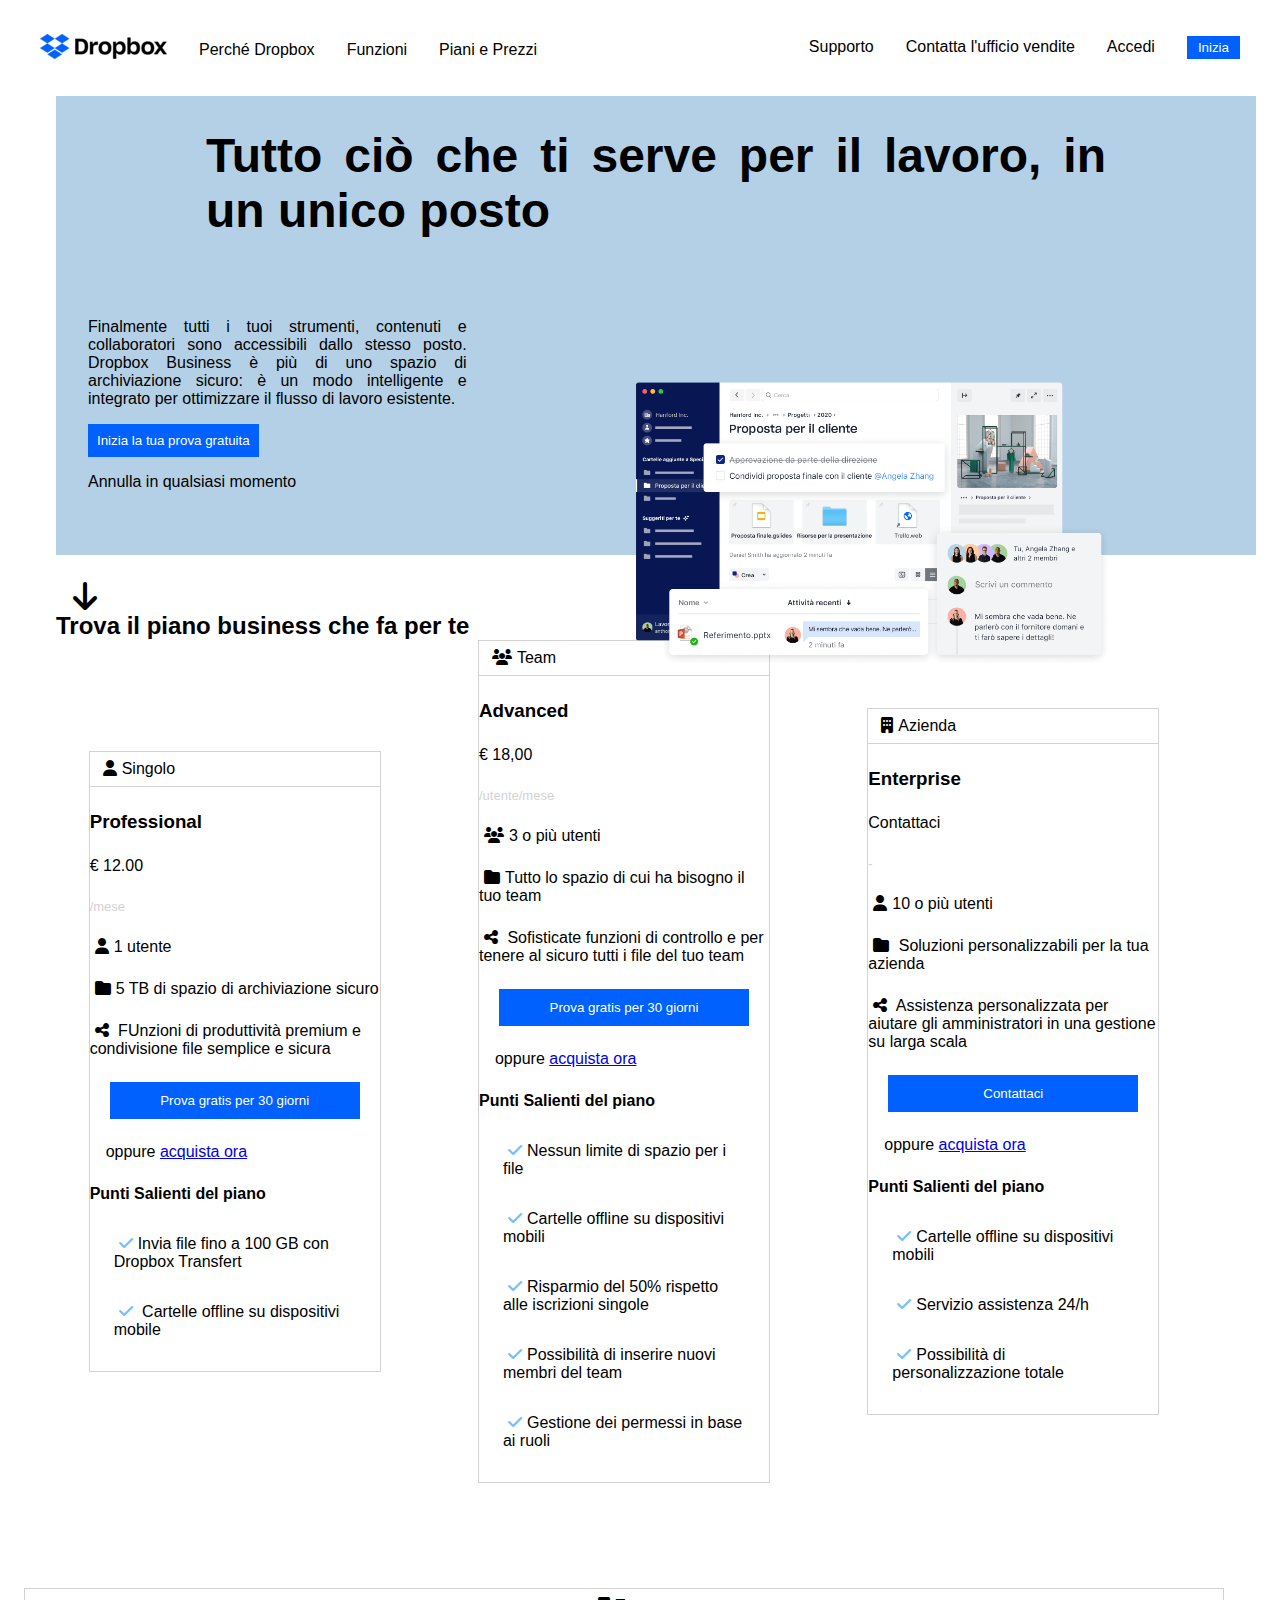
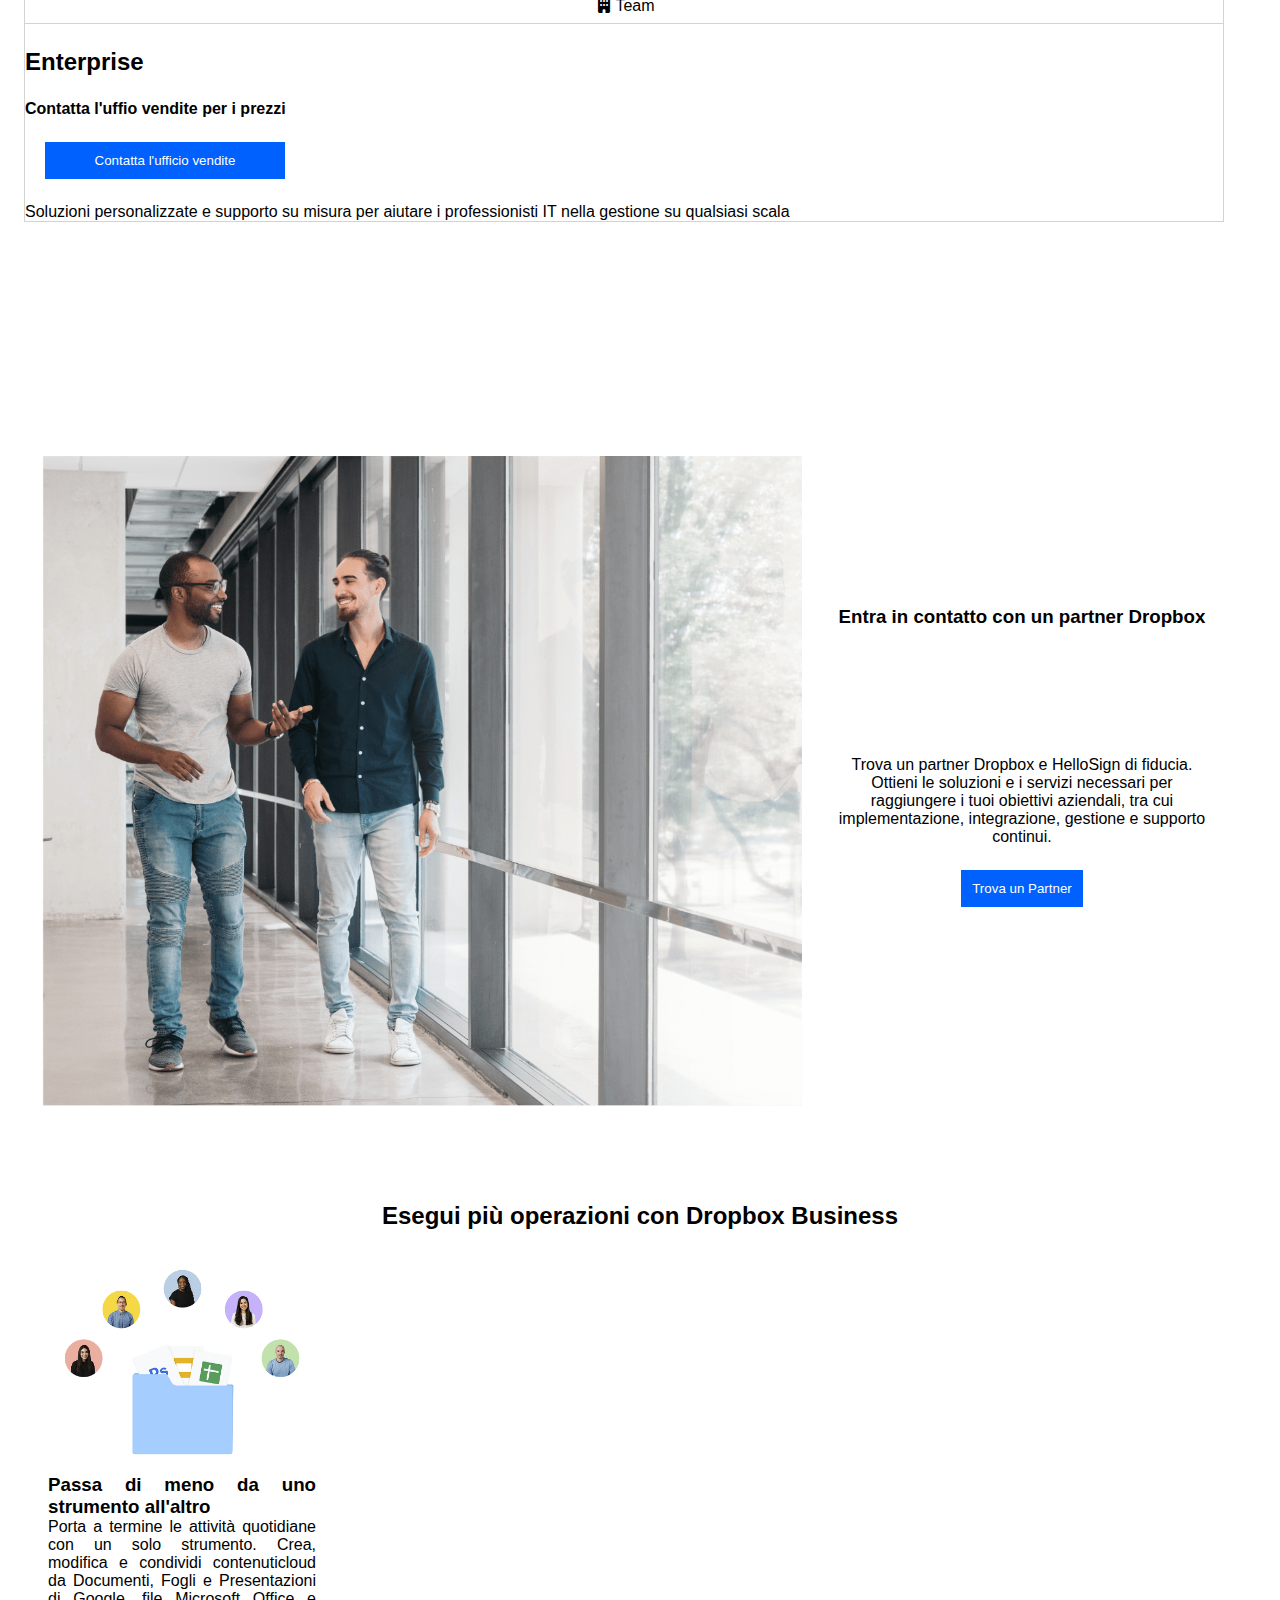
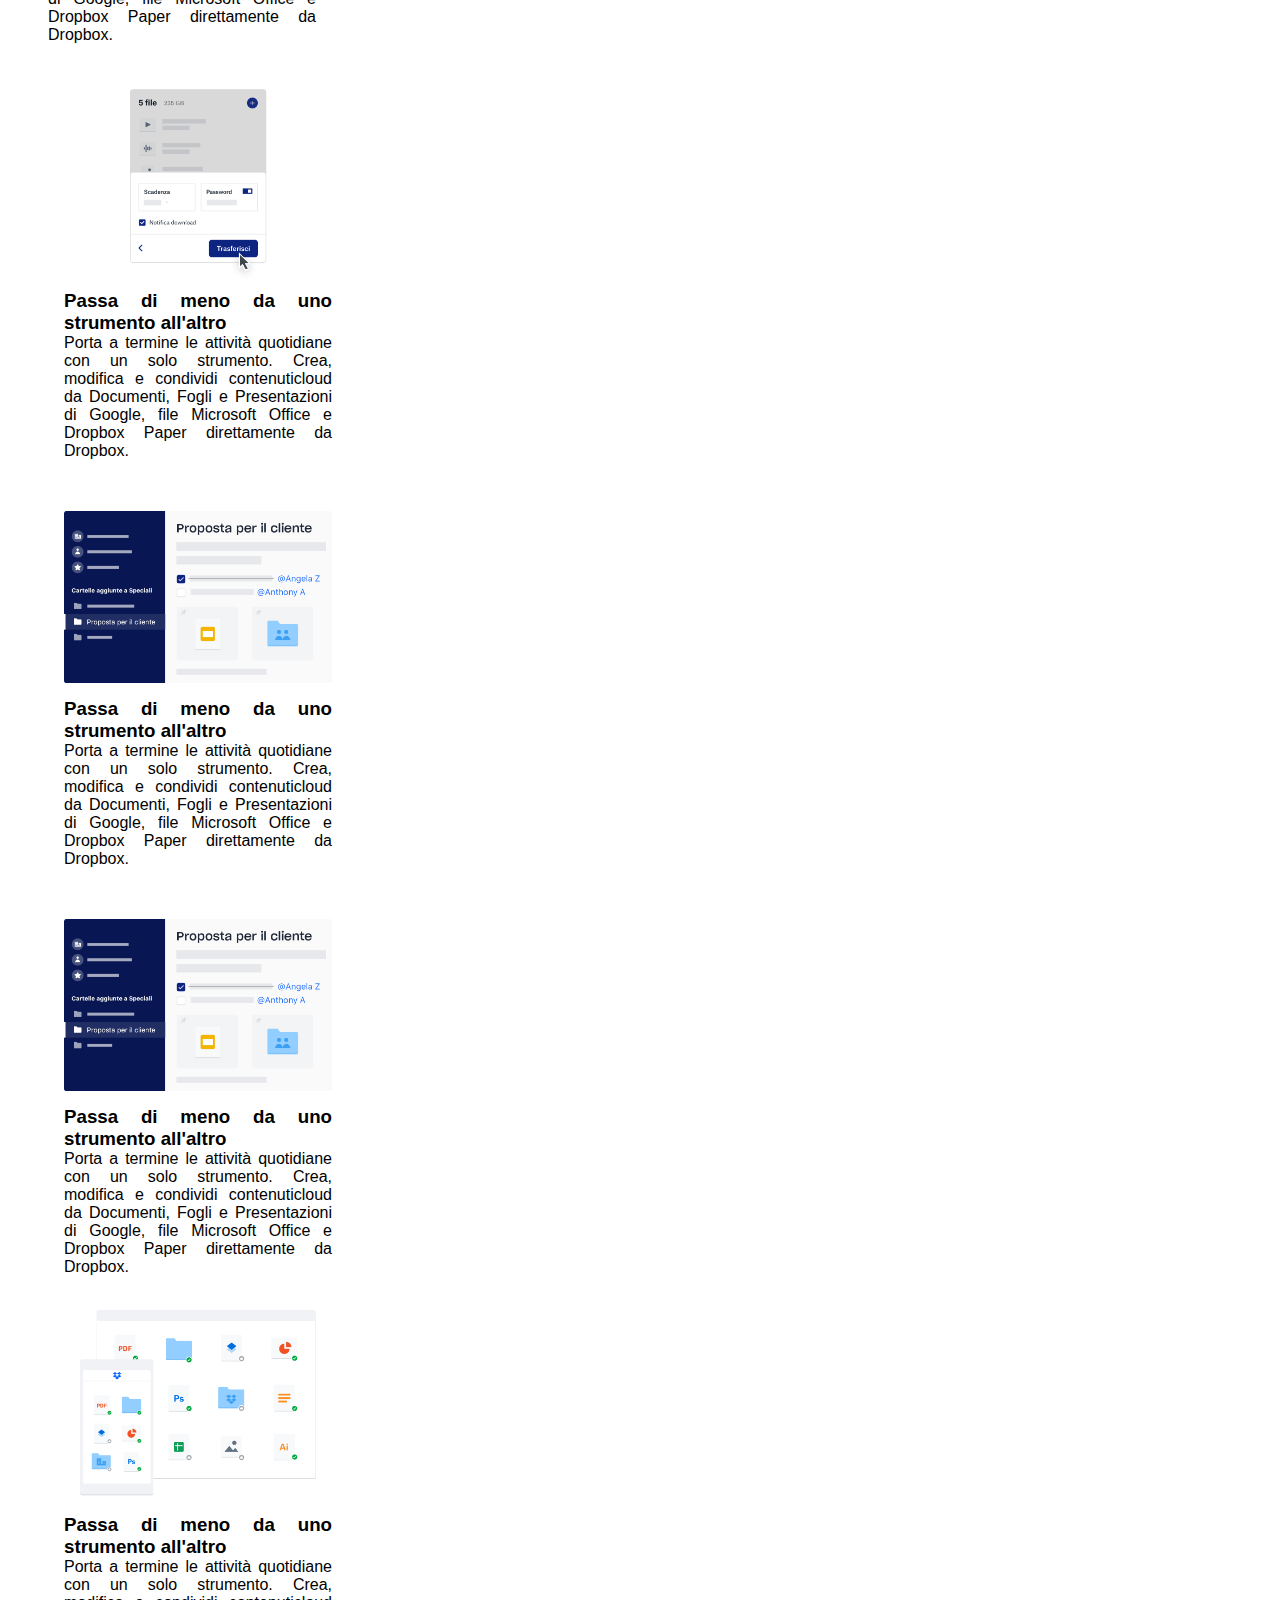
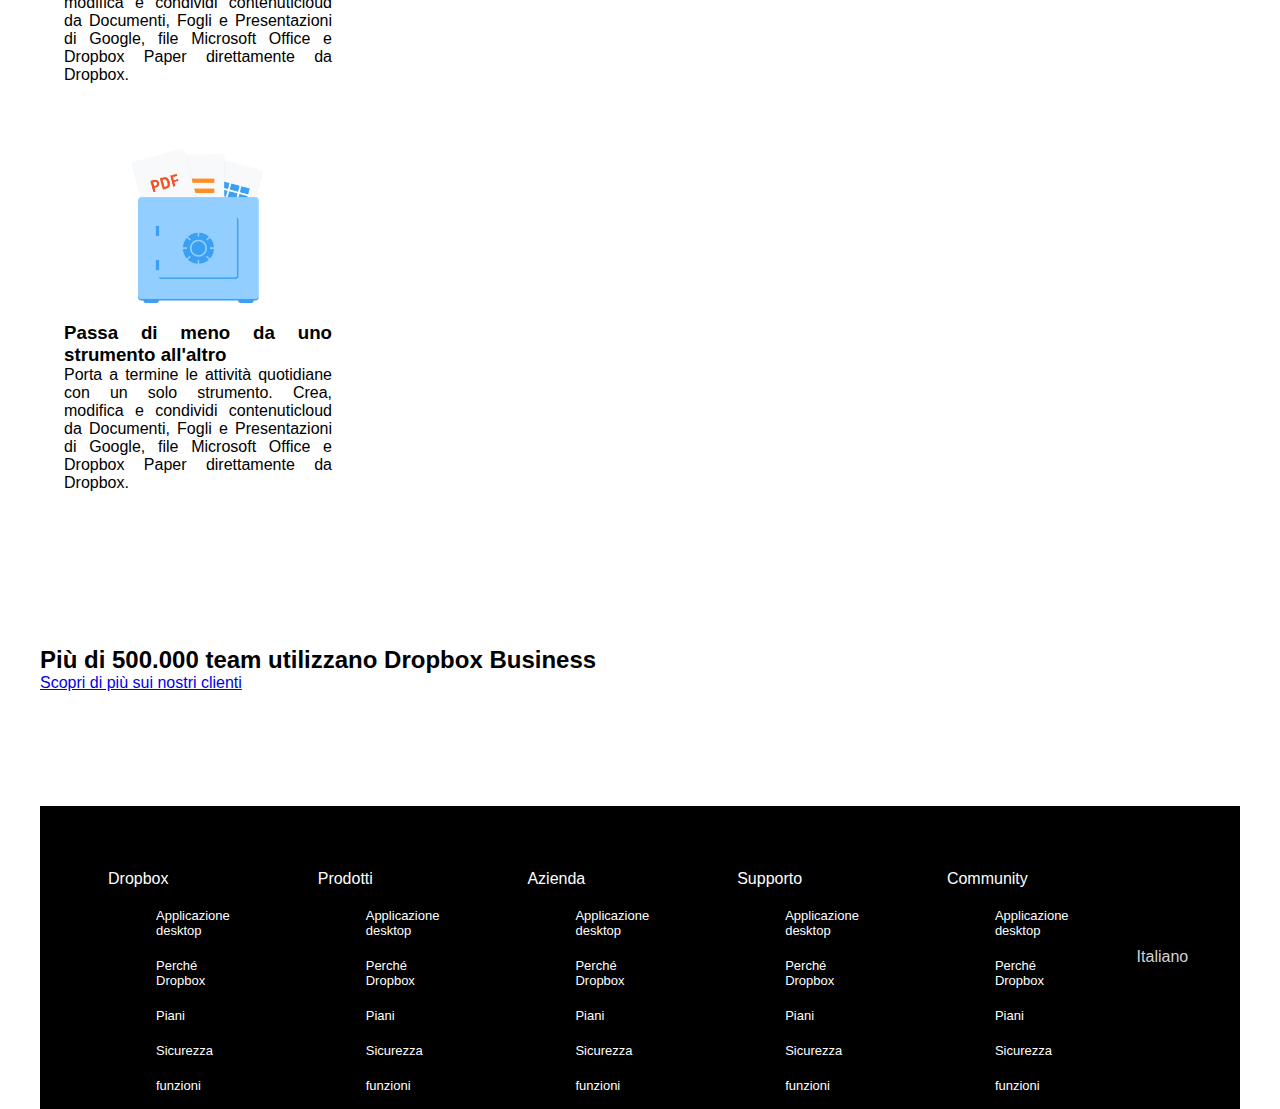
<file: index.html>
<!DOCTYPE html>
<html lang="en">
<head>
    <meta charset="UTF-8">
    <meta name="viewport" content="width=device-width, initial-scale=1.0">
    <meta name="author" content="Adriano Rotondo">
    <link rel="stylesheet" href="https://cdnjs.cloudflare.com/ajax/libs/font-awesome/6.7.2/css/all.min.css">
    <link rel="stylesheet" href="./css/style.css">

    <title>Esercitazione Dropbox</title>
</head>
<body class="debug">
    <!-- HEADER -->
    <header>
        <!-- Navbar -->
        <nav class="navbar d-flex container">                         
                <ul class="menu-left d-flex"> 
                    <div class="logo">
                        <img class="nav-logo" src="./img/logo-small.png" alt="dropbox-logo">
                    </div>
                    <li>Perché Dropbox</li>
                    <li>Funzioni</li>
                    <li>Piani e Prezzi</li>
                </ul>
                <ul class="menu-right d-flex">
                    <li>Supporto</li>
                    <li>Contatta l'ufficio vendite</li>
                    <li> 
                        <a href="x">Accedi</a>
                    </li>
                    <li>
                        <button class="start-btn"> <a href="x"> Inizia </a> </button>
                    </li>
                </ul>                
        </nav>
    </header>
    <!-- JUMBOTRON -->
<main class="container">
    <section class="container">
        <div class="jumbotron container">
            <h1 class="container"> Tutto ciò che ti serve per il lavoro, in un unico posto</h1>                    
            <div class="row">
                <div class="col-4">
                    <div class="card d-flex">
                        <div class="jumbo-text container"> Finalmente tutti i tuoi strumenti, contenuti e collaboratori
                             sono accessibili dallo stesso posto. Dropbox Business è più di uno spazio di archiviazione
                             sicuro: è un modo intelligente e integrato per ottimizzare il flusso di lavoro esistente.
                             <p><button class="free-trial"><a href="x">Inizia la tua prova gratuita</a></button></p>
                             <p>Annulla in qualsiasi momento </p>
                            </div>
                            <span class="downarrow container"><i class="fa-solid fa-arrow-down"></i></span> 
                     </div>
                </div>
                <div class="col-8">
                    <div class="card d-flex">
                           <div class="jumbo-image container"> <img class="jumbo-image" src="./img/jumbo.png" alt="dropbox-jumbo"></div> 
                    </div>
                </div>
             </div>
        </div>
    </section>
        <!-- Piani    -->
        <section class="business-plan container"> 
            <h2>Trova il piano business che fa per te</h2> 
            <!-- <div class="RADAR-BUTTON"></div>   VEDI COME FARLO -->
            <div class="container">
                <div class="row container container">
                    <div class="col-3 container business-border">                     
                        <div class="card professional container ">
                            <div class="client-size container business-border"><i class="fa-solid fa-user"></i>Singolo</div>
                            <h3 class="plan">Professional</h3>
                            <p class="price">€ 12.00</p>
                            <p class="time-period">/mese</p>
                            <div class="user-number"><i class="fa-solid fa-user"></i>1 utente</div>
                            <div class="archive-space"><i class="fa-solid fa-folder"></i>5 TB di spazio di archiviazione sicuro</div>
                            <div class="share"><i class="fa-solid fa-share-nodes"></i> FUnzioni di produttività premium e condivisione file semplice e sicura</div>
                            <button class="trial"> Prova gratis per 30 giorni</button>
                            <p class="link-buy-now">oppure <a href="x">acquista ora</a></p>
                            <div class="plan-details">
                                <ul class="details"> <b class="ul-head">Punti Salienti del piano</b>
                                    <li class="specifics"><i class="fa-solid fa-check" style="color: #74C0FC;"></i>Invia file fino a 100 GB con Dropbox Transfert</li>
                                    <li class="specifics"><i class="fa-solid fa-check" style="color: #74C0FC;"></i> Cartelle offline su dispositivi mobile</li>
                                </ul>                           
                        </div>     
                    </div>             
                    </div>
                    <div class="col-3 container business-border">
                         <div class="card advanced container">
                            <div class="client-size container business-border"><i class="fa-solid fa-users"></i>Team</div>
                            <h3 class="plan">Advanced</h3>
                            <p class="price">€ 18,00</p>
                            <p class="time-period">/utente/mese</p>
                            <div class="user-number"><i class="fa-solid fa-users"></i>3 o più utenti</div>
                            <div class="archive-space"><i class="fa-solid fa-folder"></i>Tutto lo spazio di cui ha bisogno il tuo team </div>
                            <div class="share"><i class="fa-solid fa-share-nodes"></i> Sofisticate funzioni di controllo e per tenere al sicuro tutti i file del tuo team</div>
                            <button class="trial"> Prova gratis per 30 giorni </button>
                            <p class="link-buy-now">oppure <a href="x">acquista ora</a></p>
                            <div class="plan-details">
                                <ul class="details"> <b class="ul-head">Punti Salienti del piano</b>
                                    <li class="specifics"><i class="fa-solid fa-check" style="color: #74C0FC;"></i>Nessun limite di spazio per i file</li>
                                    <li class="specifics"><i class="fa-solid fa-check" style="color: #74C0FC;"></i>Cartelle offline su dispositivi mobili</li>
                                    <li class="specifics"><i class="fa-solid fa-check" style="color: #74C0FC;"></i>Risparmio del 50% rispetto alle iscrizioni singole</li>
                                    <li class="specifics"><i class="fa-solid fa-check" style="color: #74C0FC;"></i>Possibilità di inserire nuovi membri del team</li>
                                    <li class="specifics"><i class="fa-solid fa-check" style="color: #74C0FC;"></i>Gestione dei permessi in base ai ruoli</li>
                                </ul>
                            </div> 

                        </div>
                    </div>
                    <div class="col-3 container business-border">
                        <div class="card enterprise container">
                            <div class="client-size container business-border"><i class="fa-solid fa-building"></i>Azienda</div>
                            <h3 class="plan">Enterprise</h3>
                            <p class="price">Contattaci</p>
                            <p class="time-period">-</p>
                            <div class="user-number"><i class="fa-solid fa-user"></i>10 o più utenti</div>
                            <div class="archive-space"><i class="fa-solid fa-folder"></i> Soluzioni personalizzabili per la tua azienda</div>
                            <div class="share"><i class="fa-solid fa-share-nodes"></i> Assistenza personalizzata per aiutare gli amministratori in una gestione su larga scala</div>
                            <button class="contact-us">Contattaci</button>
                            <p class="link-buy-now">oppure <a href="x">acquista ora</a></p>
                            <div class="plan-details">
                                <ul class="details"> <b class="ul-head">Punti Salienti del piano</b>
                                    <li class="specifics"><i class="fa-solid fa-check" style="color: #74C0FC;"></i>Cartelle offline su dispositivi mobili</li>
                                    <li class="specifics"><i class="fa-solid fa-check" style="color: #74C0FC;"></i>Servizio assistenza 24/h</li>
                                    <li class="specifics"><i class="fa-solid fa-check" style="color: #74C0FC;"></i>Possibilità di personalizzazione totale</li>
                                </ul>
                            </div>
                        </div>
                    </div>
                </div>
            </div>
        </section>
            <!-- Piano Enterprise Team  -->
            <section class="enterprise container">
                <div class="row container">
                    <div class="col-12 container business-border">
                        <div class="card container team-offer">
                            <div class="team-size container business-border"><i class="fa-solid fa-building"></i>Team</div>
                            <div class="enterprise-big"><h2>Enterprise</h2></div>
                            <div class="contact-us-price"><h4>Contatta l'uffio vendite per i prezzi</h4></div>
                            <button class="container contact-sales">Contatta l'ufficio vendite</button>
                            <div class="description">Soluzioni personalizzate e supporto su misura per aiutare i professionisti IT nella gestione su qualsiasi scala</div>                        </div>
                    </div>
                </div>
            </section>
                <!-- Partnership -->
        <section class="partnership container">         
            <div class="row container">
                <div class="col-8 container">
                    <div class="card container">
                        <img src="./img/partner.png" alt="walking-partner" class="walking">
                    </div>
                </div>
                <div class="col-4 container">
                    <div class="card container">
                        <h3 class="partnership contact-partnership">Entra in contatto con un partner Dropbox</h3>
                        <p>
                            <div class="descrpition"> Trova un partner Dropbox e HelloSign di fiducia. Ottieni le soluzioni e i servizi necessari per raggiungere i tuoi obiettivi aziendali, tra cui implementazione, integrazione, gestione e supporto continui.
                                <p><button class="find-partner">
                                    <a href="x">Trova un Partner</a>
                                </button></p>       
                            </div>
                        </p>
                    </div>
                </div>
            </div>
        </section>
        <!-- OPERATIONS -->
        <section class="operations container">
            <h2>Esegui più operazioni con Dropbox Business</h2>
            <div class="row container operation-boxes ">
                <div class="col-3 container operations-boxes">
                    <img src="./img/business-feature-switching-tools.png" alt="imgs">
                    <h3>Passa di meno da uno strumento all'altro</h3>
                     <div class="description">Porta a termine le attività quotidiane con un solo strumento. Crea, modifica e condividi contenuticloud da Documenti, Fogli e 
                        Presentazioni di Google, file Microsoft Office e Dropbox Paper direttamente da Dropbox.</div>
                    </div>
                </div>
                <div class="col-3 container operations-boxes">
                    <img src="./img/business-feature-send-files-it.png" alt="imgs">
                    <h3>Passa di meno da uno strumento all'altro</h3>
                    <div class="description">Porta a termine le attività quotidiane con un solo strumento. Crea, modifica e condividi contenuticloud da Documenti, Fogli e 
                        Presentazioni di Google, file Microsoft Office e Dropbox Paper direttamente da Dropbox.</div>
                    </div>
                <div class="col-3 container operations-boxes">
                    <img src="./img/business-feature-coordinate-it.png" alt="imgs">
                    <h3>Passa di meno da uno strumento all'altro</h3>
                    <div class="description">Porta a termine le attività quotidiane con un solo strumento. Crea, modifica e condividi contenuticloud da Documenti, Fogli e 
                        Presentazioni di Google, file Microsoft Office e Dropbox Paper direttamente da Dropbox.</div>
                    </div>
                <div class="col-3 container operations-boxes">
                    <img src="./img/business-feature-coordinate-it.png" alt="imgs">
                    <h3>Passa di meno da uno strumento all'altro</h3>
                    <div class="description">Porta a termine le attività quotidiane con un solo strumento. Crea, modifica e condividi contenuticloud da Documenti, Fogli e 
                        Presentazioni di Google, file Microsoft Office e Dropbox Paper direttamente da Dropbox.</div>
                    </div>
                <div class="col-3 container operations-boxes">
                    <img src="./img/business-feature-multi-device.png" alt="imgs">
                    <h3>Passa di meno da uno strumento all'altro</h3>
                    <div class="description">Porta a termine le attività quotidiane con un solo strumento. Crea, modifica e condividi contenuticloud da Documenti, Fogli e 
                        Presentazioni di Google, file Microsoft Office e Dropbox Paper direttamente da Dropbox.</div>
                    </div>
                <div class="col-3 container operations-boxes">
                    <img src="./img/business-feature-security.png" alt="imgs">
                    <h3>Passa di meno da uno strumento all'altro</h3>
                    <div class="description">Porta a termine le attività quotidiane con un solo strumento. Crea, modifica e condividi contenuticloud da Documenti, Fogli e 
                        Presentazioni di Google, file Microsoft Office e Dropbox Paper direttamente da Dropbox.</div>
                    </div>
            </div>
        </section>
        <section class="container aside">
            <h2 class="container">Più di 500.000 team utilizzano Dropbox Business</h2>
            <p><a class container href="x"> Scopri di più sui nostri clienti</a></p>
        </section>

    </main>


    <footer class="container d-flex">
        <ul class="other d-flex"> Dropbox
            <li class="other-links">Applicazione desktop</li>
            <li class="other-links">Perché Dropbox</li>
            <li class="other-links">Piani</li>
            <li class="other-links">Sicurezza</li>
            <li class="other-links">funzioni</li>
        </ul>
        <ul class="other d-flex"> Prodotti
            <li class="other-links">Applicazione desktop</li>
            <li class="other-links">Perché Dropbox</li>
            <li class="other-links">Piani</li>
            <li class="other-links">Sicurezza</li>
            <li class="other-links">funzioni</li>
        </ul>
        <ul class="other d-flex"> Azienda
            <li class="other-links">Applicazione desktop</li>
            <li class="other-links">Perché Dropbox</li>
            <li class="other-links">Piani</li>
            <li class="other-links">Sicurezza</li>
            <li class="other-links">funzioni</li>
        </ul>
        <ul class="other d-flex"> Supporto
            <li class="other-links">Applicazione desktop</li>
            <li class="other-links">Perché Dropbox</li>
            <li class="other-links">Piani</li>
            <li class="other-links">Sicurezza</li>
            <li class="other-links">funzioni</li>
        </ul>
        <ul class="other d-flex"> Community
            <li class="other-links">Applicazione desktop</li>
            <li class="other-links">Perché Dropbox</li>
            <li class="other-links">Piani</li>
            <li class="other-links">Sicurezza</li>
            <li class="other-links">funzioni</li>
        </ul>
        <div class="container d-flex">
            <div class="language">Italiano</div>
        </div>
    </footer>
</body>
</html>
</file>
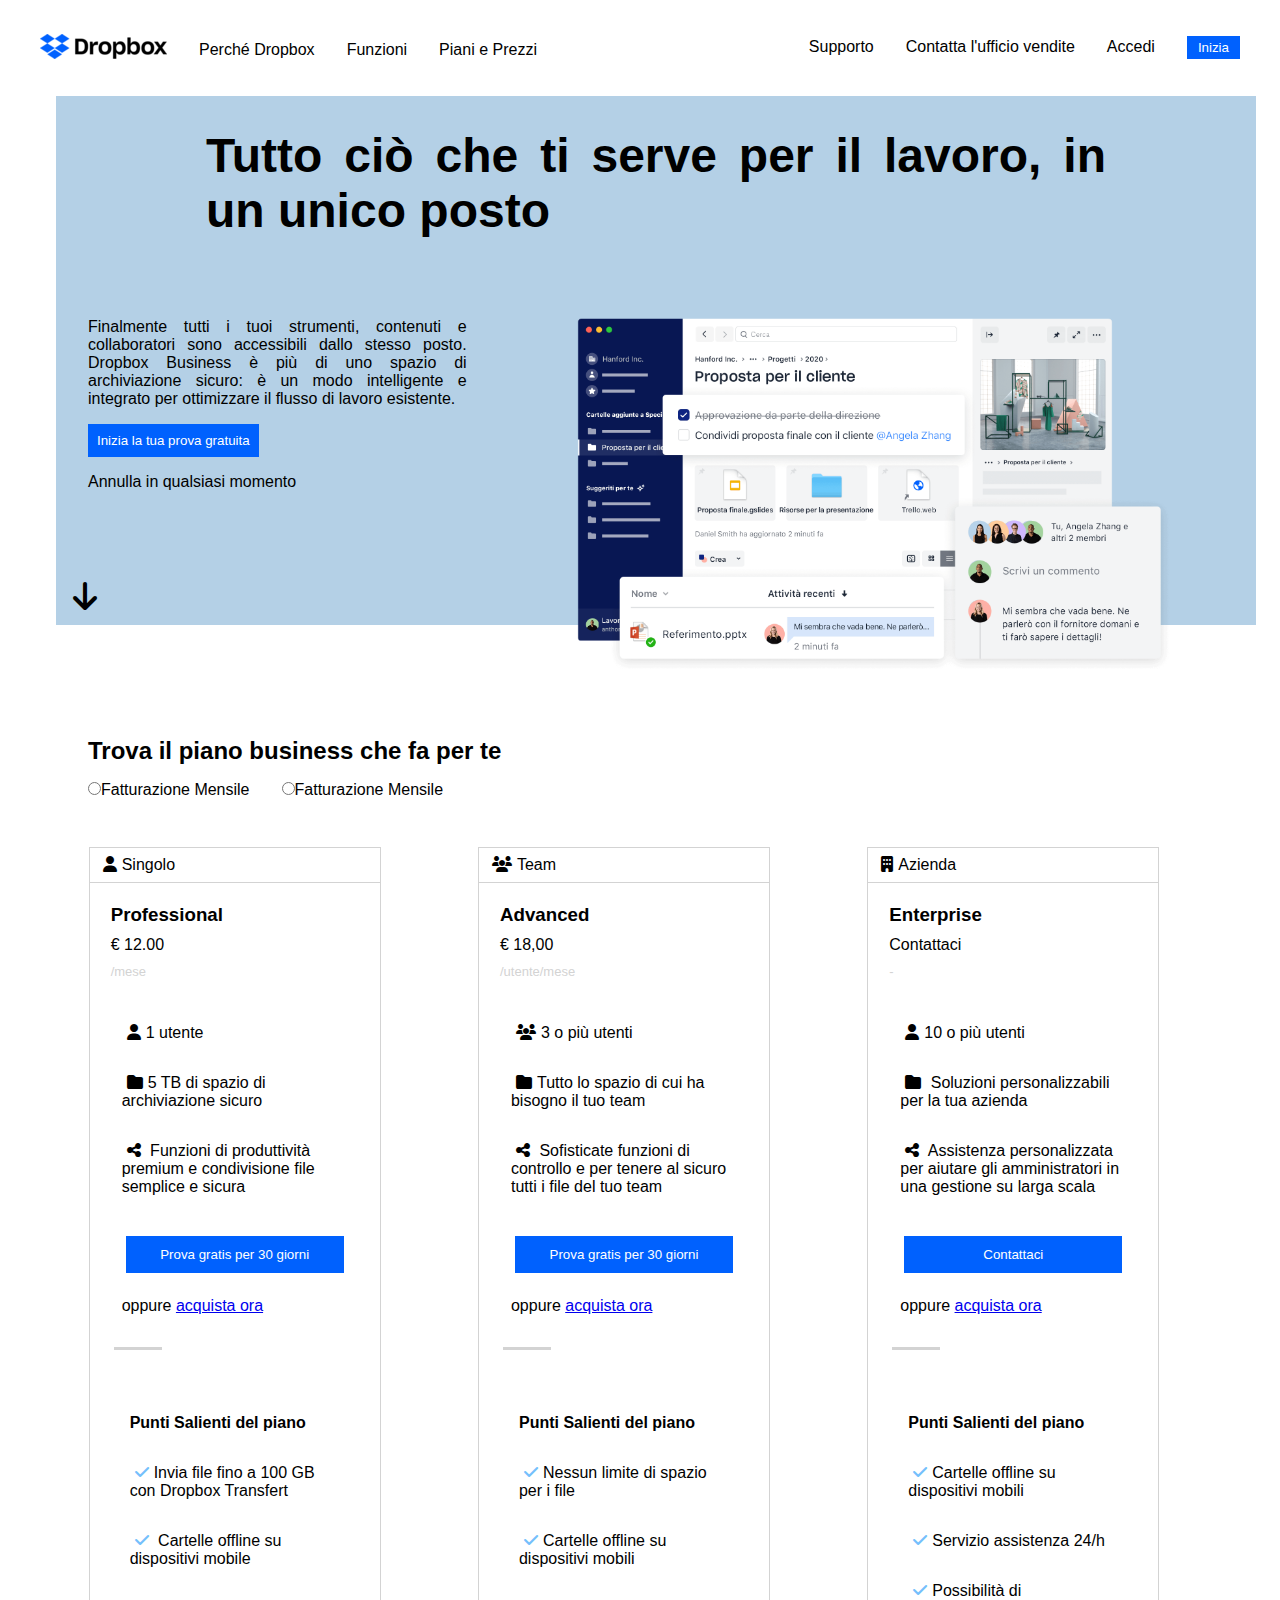
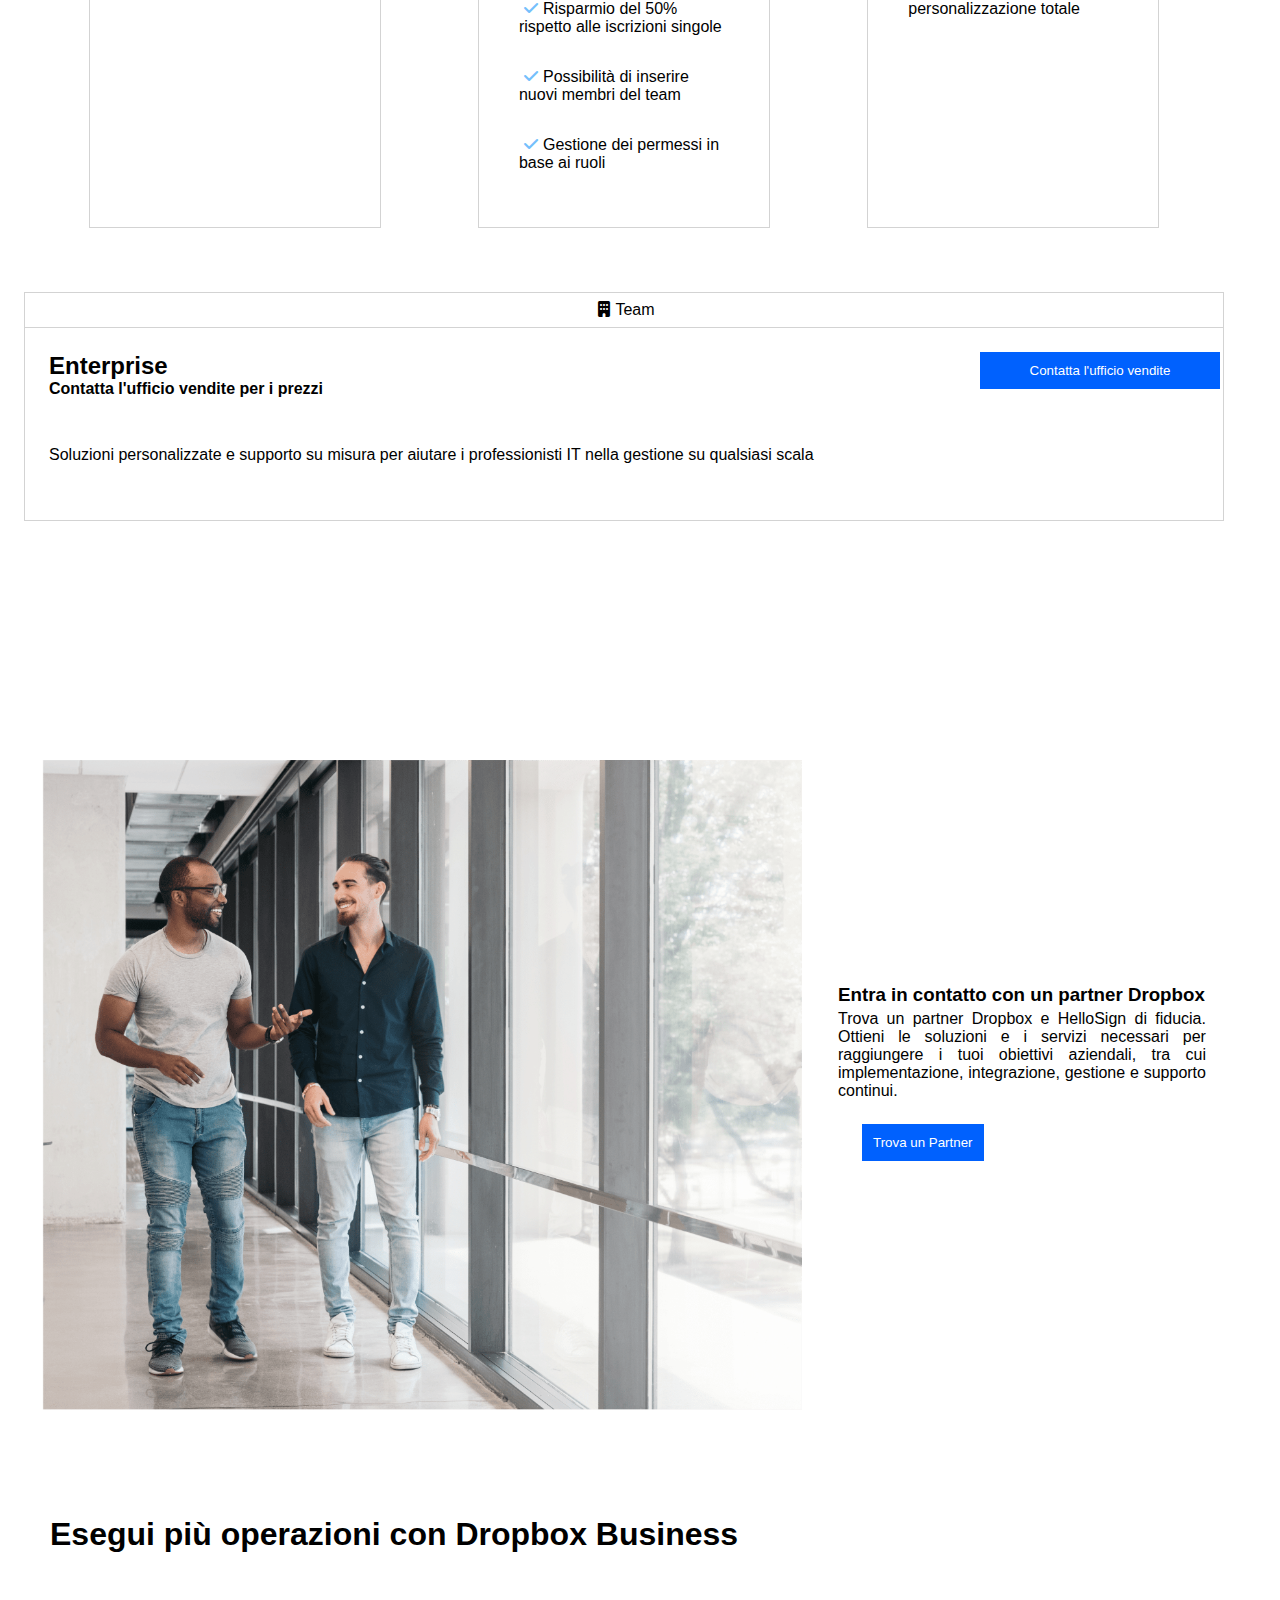
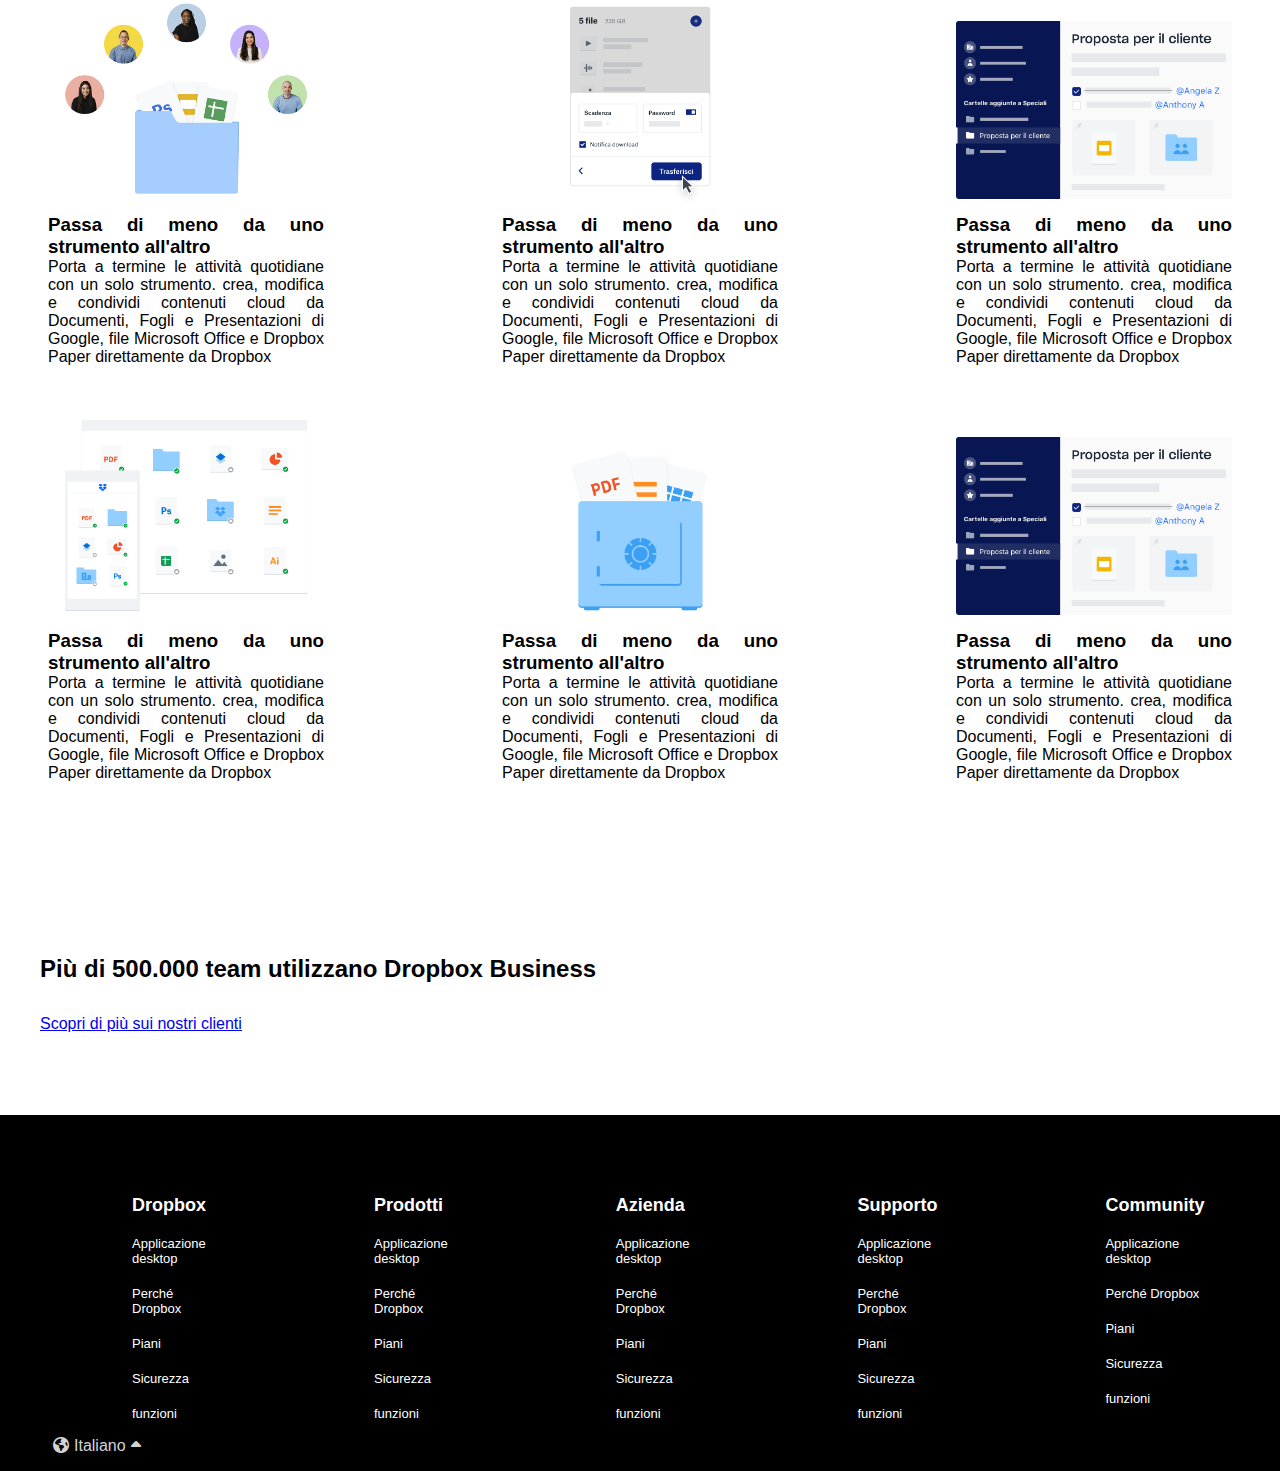
<file: Bonus/index.html>
<!DOCTYPE html>
<html lang="en">
<head>
    <meta charset="UTF-8">
    <meta name="viewport" content="width=device-width, initial-scale=1.0">
    <meta name="author" content="Adriano Rotondo">
    <link rel="stylesheet" href="https://cdnjs.cloudflare.com/ajax/libs/font-awesome/6.7.2/css/all.min.css">
    <link rel="stylesheet" href="./css-bonus/style.css">

    <title>Esercitazione Dropbox</title>
</head>
<body class="debug">
    <!-- HEADER -->
    <header>
        <!-- Navbar -->
        <nav class="navbar d-flex container">                         
                <ul class="menu-left d-flex"> 
                    <div class="logo">
                        <img class="nav-logo" src="./img/logo-small.png" alt="dropbox-logo">
                    </div>
                    <li>
                        <a href="x">Perché Dropbox</a>
                    </li>
                    <li>
                        <a href="x">Funzioni</a>
                    </li>
                    <li>
                        <a href="x">Piani e Prezzi</a>
                    </li>
                </ul>
                <ul class="menu-right d-flex">
                    <li>
                        <a href="x">Supporto</a>
                    </li>
                    <li>
                        <a href="x">Contatta l'ufficio vendite</a>
                    </li>
                    <li> 
                        <a href="x">Accedi</a>
                    </li>
                    <li>
                        <button class="start-btn"> <a href="x"> Inizia </a> </button>
                    </li>
                </ul>                
        </nav>
    </header>
    <!-- JUMBOTRON -->
    <main class="container">
    <section class="hero">
        <div class="jumbotron container">
            <h1 class="container"> Tutto ciò che ti serve per il lavoro, in un unico posto</h1>                    
            <div class="row">
                <div class="col-4">
                    <div class="card d-flex">
                        <div class="jumbo-text container"> Finalmente tutti i tuoi strumenti, contenuti e collaboratori
                            sono accessibili dallo stesso posto. Dropbox Business è più di uno spazio di archiviazione
                            sicuro: è un modo intelligente e integrato per ottimizzare il flusso di lavoro esistente.
                            <p><button class="free-trial"><a href="./buypage.html">Inizia la tua prova gratuita</a></button></p>
                            <p>Annulla in qualsiasi momento </p>
                        </div>
                        <a href="#operations"><span class="downarrow container"><i class="fa-solid fa-arrow-down"></i></span></a>
                    </div>
                </div>
                <div class="col-8">
                    <div class="card d-flex">
                        <div class="container">
                            <img class="jumbo-image" src="./img/jumbo.png" alt="dropbox-jumbo">
                        </div> 
                    </div>
                </div>
             </div>
        </div>
    </section>
        <!-- Piani  -->
        <section class="business-plan"> 
            <h2 class= business-plan-h2>Trova il piano business che fa per te</h2> 
            <!-- <div class="RADAR-BUTTON"></div>   VEDI COME FARLO -->
            <div class="radio-btn d-flex">  
                <div class="monthly-btn">             
                    <input id="radio" type="radio" name="monthly_facturation" value="fatturazione mensile"><label for="monthly">Fatturazione Mensile</label>     
                </div> 
                <div class="annual">
                    <input id="radio" type="radio" name="annual_facturation" value="fatturazione annuale"><label for="annual">Fatturazione Mensile</label>
                </div>
            </div>
            <!-- Professional -->
            <div class="container">
                <div class="row container container" style="margin-top: 3rem;">
                    <div class="col-3 container business-border">                     
                        <div class="client-size container business-border"><i class="fa-solid fa-user"></i>Singolo</div>
                        <div class="card business-plan container ">
                            <div class="card-top">
                                <h3 class="plan">Professional</h3>
                                <p class="price">€ 12.00</p>
                                <p class="time-period">/mese</p>
                            </div>
                            <ul class="card-middle">
                                <li class="user-number"><i class="fa-solid fa-user"></i>1 utente</li>
                                <li class="archive-space"><i class="fa-solid fa-folder"></i>5 TB di spazio di archiviazione sicuro</li>
                                <li class="share"><i class="fa-solid fa-share-nodes"></i> Funzioni di produttività premium e condivisione file semplice e sicura</li>
                            </ul>
                                <button class="trial"><a href="./buypage.html">Prova gratis per 30 giorni</a></button>
                            <p class="link-buy-now">oppure <a href="x">acquista ora</a></p> 
                            <hr class="box-separator">                          
                            <ul class="details"> 
                                <li class="specifics"><b class="ul-head">Punti Salienti del piano</b></li>
                                <li class="specifics"><i class="fa-solid fa-check"></i>Invia file fino a 100 GB con Dropbox Transfert</li>
                                <li class="specifics"><i class="fa-solid fa-check"></i> Cartelle offline su dispositivi mobile</li>
                            </ul>
                        </div>             
                    </div>
                    <!-- Advanced -->
                    <div class="col-3 container business-border">
                        <div class="client-size container business-border"><i class="fa-solid fa-users"></i>Team</div>
                         <div class="card business-plan container">
                            <div class="card-top">
                                <h3 class="plan">Advanced</h3>
                                <p class="price">€ 18,00</p>
                                <p class="time-period">/utente/mese</p>
                            </div>
                            <ul class="card-middle">
                                <li class="user-number"><i class="fa-solid fa-users"></i>3 o più utenti</li>
                                <li class="archive-space"><i class="fa-solid fa-folder"></i>Tutto lo spazio di cui ha bisogno il tuo team </li>
                                <li class="share"><i class="fa-solid fa-share-nodes"></i> Sofisticate funzioni di controllo e per tenere al sicuro tutti i file del tuo team</>
                            </ul>
                            <button class="trial"><a href="./buypage.html">Prova gratis per 30 giorni</a></button>
                            <p class="link-buy-now">oppure <a href="x">acquista ora</a></p>
                            <hr class="box-separator"> 
                            <ul class="details"> 
                                <li class="specifics"><b class="ul-head">Punti Salienti del piano</b></li>
                                <li class="specifics"><i class="fa-solid fa-check"></i>Nessun limite di spazio per i file</li>
                                <li class="specifics"><i class="fa-solid fa-check"></i>Cartelle offline su dispositivi mobili</li>
                                <li class="specifics"><i class="fa-solid fa-check"></i>Risparmio del 50% rispetto alle iscrizioni singole</li>
                                <li class="specifics"><i class="fa-solid fa-check"></i>Possibilità di inserire nuovi membri del team</li>
                                <li class="specifics"><i class="fa-solid fa-check"></i>Gestione dei permessi in base ai ruoli</li>
                            </ul>                          
                        </div>
                    </div>
                    <!-- Azienda -->
                    <div class="col-3 container business-border">
                        <div class="client-size container business-border">
                            <i class="fa-solid fa-building"></i>Azienda
                        </div>
                        <div class="card business-plan container">
                            <div class="card-top">
                                <h3 class="plan">Enterprise</h3>
                                <p class="price">Contattaci</p>
                                <p class="time-period">-</p>            
                            </div>
                            <ul class="card-middle">
                                <li class="user-number"><i class="fa-solid fa-user"></i>10 o più utenti</li>
                                <li class="archive-space"><i class="fa-solid fa-folder"></i> Soluzioni personalizzabili per la tua azienda</li>
                                <li class="share"><i class="fa-solid fa-share-nodes"></i> Assistenza personalizzata per aiutare gli amministratori in una gestione su larga scala</li>
                            </ul>
                            <button class="contact-us">Contattaci</button>
                            <p class="link-buy-now">oppure <a href="x">acquista ora</a></p>
                            <hr class="box-separator"> 
                            <ul class="details"> 
                                <li class="specifics"><b class="ul-head">Punti Salienti del piano</b></li>
                                <li class="specifics"><i class="fa-solid fa-check"></i>Cartelle offline su dispositivi mobili</li>
                                <li class="specifics"><i class="fa-solid fa-check"></i>Servizio assistenza 24/h</li>
                                <li class="specifics"><i class="fa-solid fa-check"></i>Possibilità di personalizzazione totale</li>
                            </ul>
                        </div>
                    </div>
                </div>
            </div>
        </section>
            <!-- Piano Enterprise Team  -->
        <section class="enterprise-big">
            <div class="row container">
                <div class="col-12 container business-border">
                    <div class="team-size container business-border"><i class="fa-solid fa-building"></i>Team</div>
                    <div class="card container team-offer d-flex">
                            <div class="enterprise-content">
                            <h2>Enterprise</h2> <button class="container contact-sales">Contatta l'ufficio vendite</button>
                            <h4>Contatta l'ufficio vendite per i prezzi</h4>
                            <span class="enterprise-descriptor">Soluzioni personalizzate e supporto su misura per aiutare i professionisti IT nella gestione su qualsiasi scala</div>
                        </div>
                    </div>
                </div>
            </div>
        </section>
                <!-- Partnership -->
        <section class="partnership">         
            <div class="row container">
                <div class="col-8 container">
                    <div class="card container">
                        <img src="./img/partner.png" alt="walking-partner" class="walking">
                    </div>
                </div>
                <div class="col-4 container">
                    <div class="card container" style="gap: 2px; text-align: justify;">
                        <h3 class="contact-partnership">Entra in contatto con un partner Dropbox</h3>
                        <p>
                            <div class="descrpition"> Trova un partner Dropbox e HelloSign di fiducia. Ottieni le soluzioni e i servizi necessari per raggiungere i tuoi obiettivi aziendali, tra cui implementazione, integrazione, gestione e supporto continui.
                                <p><button class="find-partner">
                                    <a href="x">Trova un Partner</a>
                                </button></p>       
                            </div>
                        </p>
                    </div>
                </div>
            </div>
        </section>
        <!-- OPERATIONS -->
        <section id="operations"class="operations container">
            <h2 class="operations-title">Esegui più operazioni con Dropbox Business</h2>
            <div class="row d-flex">
                <!-- Operation Box 1 -->
                <div class="col-3 operations-boxes">
                    <img src="./img/business-feature-switching-tools.png" alt="Strumenti">
                    <h3>Passa di meno da uno strumento all'altro</h3>
                    <div class="description">
                        Porta a termine le attività quotidiane con un solo strumento. crea, modifica e condividi contenuti cloud
                        da Documenti, Fogli e Presentazioni di Google, file Microsoft Office e Dropbox Paper direttamente da Dropbox
                    </div>
                </div>
                <div class="col-3 operations-boxes">
                    <!-- Operation Box 2 -->
                    <img src="./img/business-feature-send-files-it.png" alt="Invio file ">
                    <h3>Passa di meno da uno strumento all'altro</h3>
                    <div class="description">
                        Porta a termine le attività quotidiane con un solo strumento. crea, modifica e condividi contenuti cloud
                        da Documenti, Fogli e Presentazioni di Google, file Microsoft Office e Dropbox Paper direttamente da Dropbox
                    </div>
                </div>
                <div class="col-3 operations-boxes">
                    <!-- Operation Box 3 -->
                    <img src="./img/business-feature-coordinate-it.png" alt="Coordinazione">
                    <h3>Passa di meno da uno strumento all'altro</h3>
                    <div class="description">
                        Porta a termine le attività quotidiane con un solo strumento. crea, modifica e condividi contenuti cloud
                        da Documenti, Fogli e Presentazioni di Google, file Microsoft Office e Dropbox Paper direttamente da Dropbox
                    </div>
                </div>
                <div class="col-3 operations-boxes">
                    <!-- Operation Box 4 -->
                    <img src="./img/business-feature-multi-device.png" alt="Multi-device">
                    <h3>Passa di meno da uno strumento all'altro</h3>
                    <div class="description">
                        Porta a termine le attività quotidiane con un solo strumento. crea, modifica e condividi contenuti cloud
                        da Documenti, Fogli e Presentazioni di Google, file Microsoft Office e Dropbox Paper direttamente da Dropbox
                    </div>
                </div>
                <div class="col-3 operations-boxes">
                    <!-- Operation Box 5 -->
                    <img src="./img/business-feature-security.png" alt="Sicurezza">
                    <h3>Passa di meno da uno strumento all'altro</h3>
                    <div class="description">
                        Porta a termine le attività quotidiane con un solo strumento. crea, modifica e condividi contenuti cloud
                        da Documenti, Fogli e Presentazioni di Google, file Microsoft Office e Dropbox Paper direttamente da Dropbox
                    </div>
                </div>
                <div class="col-3 operations-boxes">
                    <!-- Operation Box 6 -->
                    <img src="./img/business-feature-coordinate-it.png" alt="Lavoro automatizzato">
                    <h3>Passa di meno da uno strumento all'altro</h3>
                    <div class="description">
                        Porta a termine le attività quotidiane con un solo strumento. crea, modifica e condividi contenuti cloud
                        da Documenti, Fogli e Presentazioni di Google, file Microsoft Office e Dropbox Paper direttamente da Dropbox
                    </div>
                </div>
            </div>
        </section>
        <!-- Aside -->
        <section class="container aside">
            <h2 class="container">Più di 500.000 team utilizzano Dropbox Business</h2>
            <p>
                <div class="container discover-clients">
                    <a href="x"> Scopri di più sui nostri clienti</a>
                </div>
            </p>    
        </section>
    </main>
    <!-- Footer -->
    <footer id="footer-content">
        <div class="container">
            <row class="d-flex">
                <div class="col">
                    <ul class="other d-flex"> 
            <li class="link-sector">Dropbox</li>
            <li class="other-links">Applicazione desktop</li>
            <li class="other-links">Perché Dropbox</li>
            <li class="other-links">Piani</li>
            <li class="other-links">Sicurezza</li>
            <li class="other-links">funzioni</li>
                    </ul>
                </div>
                <div class="col"><ul class="other d-flex"> 
            <li class="link-sector">Prodotti</li>
            <li class="other-links">Applicazione desktop</li>
            <li class="other-links">Perché Dropbox</li>
            <li class="other-links">Piani</li>
            <li class="other-links">Sicurezza</li>
            <li class="other-links">funzioni</li>
        </ul></div>
                <div class="col"><ul class="other d-flex"> 
            <li class="link-sector">Azienda</li>
            <li class="other-links">Applicazione desktop</li>
            <li class="other-links">Perché Dropbox</li>
            <li class="other-links">Piani</li>
            <li class="other-links">Sicurezza</li>
            <li class="other-links">funzioni</li>
        </ul></div>
                <div class="col"><ul class="other d-flex"> 
            <li class="link-sector">Supporto</li>
            <li class="other-links">Applicazione desktop</li>
            <li class="other-links">Perché Dropbox</li>
            <li class="other-links">Piani</li>
            <li class="other-links">Sicurezza</li>
            <li class="other-links">funzioni</li>
        </ul></div>
                <div class="col"> <ul class="other d-flex"> 
            <li class="link-sector">Community</li>
            <li class="other-links">Applicazione desktop</li>
            <li class="other-links">Perché Dropbox</li>
            <li class="other-links">Piani</li>
            <li class="other-links">Sicurezza</li>
            <li class="other-links">funzioni</li>
        </ul></div>
    </row>
    <div class="language">
        <i class="fa-solid fa-earth-americas"></i>Italiano<i class="fa-solid fa-caret-up"></i>
    </div>
        </div>
    </footer>
</body>
</html>
</file>
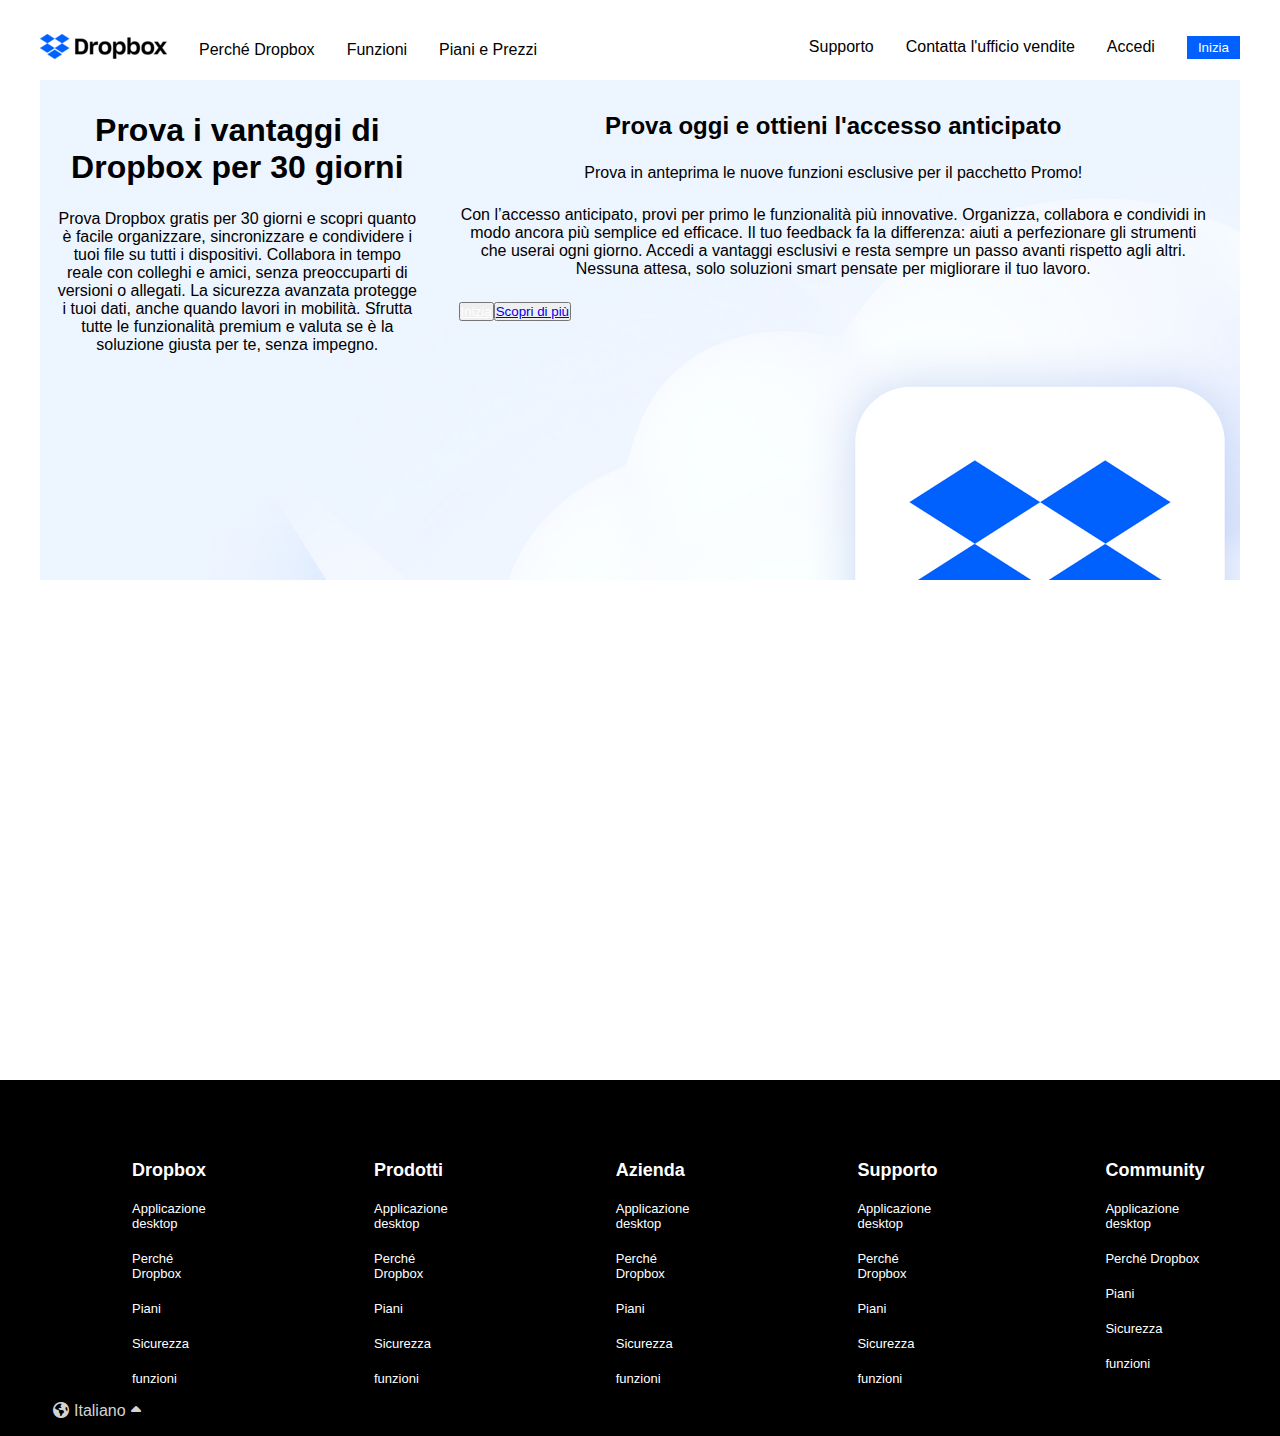
<file: Bonus/buypage.html>
<!DOCTYPE html>
<html lang="en">
<head>
    <meta charset="UTF-8">
    <meta name="viewport" content="width=device-width, initial-scale=1.0">
    <meta name="author" content="Adriano Rotondo">
    <meta name="description" content="pagina_bonus">
    <link rel="stylesheet" href="https://cdnjs.cloudflare.com/ajax/libs/font-awesome/6.7.2/css/all.min.css">
    <link rel="stylesheet" href="./css-bonus/style_bonus.css">

    <title>Esercitazione Dropbox</title>
</head>
<body>
    <header id="page_header_content">
            <nav class="navbar d-flex container">                         
                <ul class="menu-left d-flex"> 
                    <div class="logo">
                        <a href="./index.html"><img class="nav-logo" src="./img/logo-small.png" alt="dropbox-logo"></a>
                    </div>
                    <li>
                        <a href="x">Perché Dropbox</a>
                    </li>
                    <li>
                        <a href="x">Funzioni</a>
                    </li>
                    <li>
                        <a href="x">Piani e Prezzi</a>
                    </li>
                </ul>
                <ul class="menu-right d-flex">
                    <li>
                        <a href="x">Supporto</a>
                    </li>
                    <li>
                        <a href="x">Contatta l'ufficio vendite</a>
                    </li>
                    <li> 
                        <a href="x">Accedi</a>
                    </li>
                    <li>
                        <button class="start-btn"> <a href="x"> Inizia </a> </button>
                    </li>
                </ul>                
            </nav>
    </header>
    <main id="page_main_content" class="container">
        <section class="hero container">
            <div class="row" style="padding: 1rem 2rem 0 1rem;";">
                <div class="col-4">
                    <div class="card d-flex"> 
                        <h1 class="container">Prova i vantaggi di Dropbox per 30 giorni</h1>
                        Prova Dropbox gratis per 30 giorni e scopri quanto è facile organizzare, sincronizzare e condividere i tuoi file su tutti i dispositivi.
                        Collabora in tempo reale con colleghi e amici, senza preoccuparti di versioni o allegati.
                        La sicurezza avanzata protegge i tuoi dati, anche quando lavori in mobilità.
                        Sfrutta tutte le funzionalità premium e valuta se è la soluzione giusta per te, senza impegno. 
                    </div>
                </div>
                    <div class="col-8">
                        <div class="card d-flex">
                            <h2>Prova oggi e ottieni l'accesso anticipato</h2>
                            Prova in anteprima le nuove funzioni esclusive per il pacchetto Promo!
                            <div class="descriptor">Con l’accesso anticipato, provi per primo le funzionalità più innovative.
Organizza, collabora e condividi in modo ancora più semplice ed efficace.
Il tuo feedback fa la differenza: aiuti a perfezionare gli strumenti che userai ogni giorno.
Accedi a vantaggi esclusivi e resta sempre un passo avanti rispetto agli altri.
Nessuna attesa, solo soluzioni smart pensate per migliorare il tuo lavoro.</div>
                            <div class="btns container d-flex">
                                <button class="start-btn"><a href="x">Inizia</a></button>
                                <button class="find-more"><a href="x">Scopri di più </a></button>
                        </div>
                    </div>
            </div>
          
           
        </section>
    </main class="container">
        <section class="container">
        </section>

     <!-- Footer -->
    <footer id="footer-content">
        <div class="container">
            <row class="d-flex">
                <div class="col">
                    <ul class="other d-flex"> 
            <li class="link-sector">Dropbox</li>
            <li class="other-links">Applicazione desktop</li>
            <li class="other-links">Perché Dropbox</li>
            <li class="other-links">Piani</li>
            <li class="other-links">Sicurezza</li>
            <li class="other-links">funzioni</li>
                    </ul>
                </div>
                <div class="col"><ul class="other d-flex"> 
            <li class="link-sector">Prodotti</li>
            <li class="other-links">Applicazione desktop</li>
            <li class="other-links">Perché Dropbox</li>
            <li class="other-links">Piani</li>
            <li class="other-links">Sicurezza</li>
            <li class="other-links">funzioni</li>
        </ul></div>
                <div class="col"><ul class="other d-flex"> 
            <li class="link-sector">Azienda</li>
            <li class="other-links">Applicazione desktop</li>
            <li class="other-links">Perché Dropbox</li>
            <li class="other-links">Piani</li>
            <li class="other-links">Sicurezza</li>
            <li class="other-links">funzioni</li>
        </ul></div>
                <div class="col"><ul class="other d-flex"> 
            <li class="link-sector">Supporto</li>
            <li class="other-links">Applicazione desktop</li>
            <li class="other-links">Perché Dropbox</li>
            <li class="other-links">Piani</li>
            <li class="other-links">Sicurezza</li>
            <li class="other-links">funzioni</li>
        </ul></div>
                <div class="col"> <ul class="other d-flex"> 
            <li class="link-sector">Community</li>
            <li class="other-links">Applicazione desktop</li>
            <li class="other-links">Perché Dropbox</li>
            <li class="other-links">Piani</li>
            <li class="other-links">Sicurezza</li>
            <li class="other-links">funzioni</li>
        </ul></div>
    </row>
    <div class="language">
        <i class="fa-solid fa-earth-americas"></i>Italiano<i class="fa-solid fa-caret-up"></i>
    </div>
        </div>
    </footer>
</body>
</html>
</file>
<file: css/style.css>
/* CSS RESET */

*{
    margin: 0;
    padding: 0;
    box-sizing: border-box;
    font-family: Arial, Helvetica, sans-serif;
}


/*utils*/
:root{
    --bg-hero-color:#b4d0e6;
    --bg-button-color: #0061fe;
    --bg-footer-color: #000000;
    --light-grey:  #d3d3d3;
    --light-blue: #74C0FC;
}
i{
    padding: 0 5px;
}
li{
    list-style-type: none;
}
.d-flex{
    display: flex;
}

.container{
    width: 100%;
    max-width: 1200px;
    margin:auto; 
    /*border: 1px dashed black;*/
}

html {
  scroll-behavior: smooth;
}

.col{
    width: auto;
    flex-basis: auto;
    padding: 1rem;
}
.business-border{
    border: 1px solid var(--light-grey);
}
/*#region NAVBAR*/
header{
    background-color: white;
    height: 80px;
    line-height: 80px;
    position: sticky;   
    top: 0;
    z-index: 3;
    
}
.navbar{
    justify-content: space-between;  
    align-items: center;
}
.nav-logo{
    margin-top:2.1rem;
}
.navbar a{
    text-decoration: none;
    color: black;    
}

/*#region MENU */

[class^=menu]{
    list-style-type: none;
    gap: 2rem;
}
.menu-left> li{
    margin-top:10px;
}
.menu-right> li>button{
    background-color: var(--bg-button-color);
    border:1px solid var(--bg-button-color);
    padding: 3px 10px;
}
.menu-right{
    align-items: center;
}
.start-btn a{
    color: white;
}

/*#endregion MENU */

/*#endregion NAVBAR*/


/*SECTION contents*/
section{
    min-height: 500px;
    text-align: center;
}
.card{
    display: flex;
    flex-direction: column;
    gap:1.5rem;
    min-height: 12rem;
}
/*#region Jumbotron*/
.jumbotron h1 {
    font-size:3rem;
    font-weight: 900;
    max-width: 56.25rem;
    text-align: justify;
    padding-top: 2rem;
}
.jumbotron{
    background-color: var(--bg-hero-color);
    min-height: 450px;
    margin:1rem;
}
.jumbo-image {
    max-width: 80%;
    max-height: 100%;
    position: relative;
    top:4rem;
}
.jumbo-text{
    text-align: justify;
    margin-left: 2rem;
    position: relative;
    top:4rem;
}
.jumbotron button{
    margin:1rem 0;
}
.downarrow{
    position: relative;
    max-width: fit-content;
    font-size: xx-large;
    right:10rem;
    top:8rem;
    color: black;
}

/*#endregion Jumbotron*/


.business-plan{
    min-height: 59rem;
    padding: 1rem;
    text-align: initial;
}
.business-plan-h2{
    margin: 5rem 0 0 2rem;
}
.radio-btn{
    margin:1rem 0 0 2rem;
    gap:2rem;
}


.card-top > * {
    padding:5px;
}
.time-period{
    color:var(--light-grey);
    font-size: small;
}
.card-middle li {
    padding:1rem;
}
.free-trial{
    background-color: var(--bg-button-color);
    border:1px solid var(--bg-button-color);
    padding:0.5rem;
}
.free-trial a{
    text-decoration: none;
    color: white;
}
.trial a{
    text-decoration: none;
    color: white;
}
.link-buy-now{
    margin-left: 1rem;
}
.box-separator {
    border:none;
    width: 3rem;
    min-height:3px;
    background-color: var(--light-grey);
    margin:0.5rem;
}
.details li{
    margin:2rem 1.5rem;
}
.fa-check{
    color:var(--light-blue)
}
.team-offer{
    align-items: flex-start;
}
.enterprise-content{
    width:100%;
    display: flex;
    justify-content: space-between;
    text-align: justify;
    flex-direction: column;
    margin:1.5rem;
}
.enterprise-content button{
    position: absolute;
    display: block;
    left:60rem;
}
.enterprise-descriptor{
    margin-top: 3rem;
}

.client-size{
    padding:0.5rem;  
    margin:0 auto;  
    border: transparent; /*hide card border on element*/
    border-bottom: 1px solid var(--light-grey);
}
.team-size{
    padding:0.5rem;
    max-width:inherit;
    margin: 0 auto;
    border: transparent; /*hide card border on element*/
    border-bottom: 1px solid var(--light-grey);
}
.contact-partnership{
    margin:0;
}
.partnership{
   margin-bottom: 5rem;
}
.find-partner{    
    background-color: var(--bg-button-color);
    border:1px solid var(--bg-button-color);
    padding: 10px;
    margin: 1.5rem;    
}
.find-partner a{
    text-decoration: none;
    color: white;
}
.operations-title{
    padding:10px;
    text-align: justify;
    font-size:xx-large;
}
.operations-boxes {
    text-align:justify;
    padding: 1rem;
    margin: 0.5rem;
    max-height:25rem;
}

.aside{
    min-height:10rem ;
    text-align: justify;
    margin-top: 10rem;
}
.discover-clients{
    padding:2rem 0;
}
/*#region ROWS AND COLUMNS */

.row{
    display: flex;
    flex-wrap:wrap;
    margin:0 -1rem;
    justify-content: space-between;
}
.col-3{
    width: 25%;
    flex-basis: auto;    
}
.col-3 button{
    color: white;
    background-color: var(--bg-button-color);
    border:1px solid var(--bg-button-color);
    padding: 10px;
    margin: 0 20px;
}
.col-3 img{
    max-width:100% ;
}
.col-4{
    width: 33.33%;
    padding: 1rem;
    flex-basis: auto;
}
.col-8{
    width: 66%;
    padding:1rem;
}
.col-12{
    width: 100%;
    margin:3rem 0;
}
.col-12 button{
     color: white;
    background-color: var(--bg-button-color);
    border:1px solid var(--bg-button-color);
    padding: 10px;
    margin: 0 20px;
    width: 15rem;

}
/*#endregion ROWS AND COLUMNS*/

/*#region Footer*/
footer{
    background-color: var(--bg-footer-color);
    color: white;
    padding:1rem 3rem;   
}
footer ul{
    flex-direction: column;
    gap: 20px;
    margin:0 20px;
}
footer li{
    display: flex;
    margin: 0 3rem;
    justify-content: flex-start;
    flex-wrap: wrap;
}
.other{
    margin-top: 3rem;
}
.link-sector{
    font-size: large;
    font-weight: 600;
}
.other-links{
    font-size: small;
    font-weight: 300;
}
.language{
    display: block;
    color: var(--light-grey);
    max-height: max-content;
    max-width: max-content;        
}
/*#endregion Footer*/
</file>
<file: Bonus/css-bonus/style.css>
/* CSS RESET */

*{
    margin: 0;
    padding: 0;
    box-sizing: border-box;
    font-family: Arial, Helvetica, sans-serif;
}


/*utils*/
:root{
    --bg-hero-color:#b4d0e6;
    --bg-button-color: #0061fe;
    --bg-footer-color: #000000;
    --light-grey:  #d3d3d3;
    --light-blue: #74C0FC;
}
i{
    padding: 0 5px;
}
li{
    list-style-type: none;
}
.d-flex{
    display: flex;
}

.container{
    width: 100%;
    max-width: 1200px;
    margin:auto; 
    /*border: 1px dashed black;*/
}

html {
  scroll-behavior: smooth;
}

.col{
    width: auto;
    flex-basis: auto;
    padding: 1rem;
}
.business-border{
    border: 1px solid var(--light-grey);
}
/*#region NAVBAR*/
header{
    background-color: white;
    height: 80px;
    line-height: 80px;
    position: sticky;   
    top: 0;
    z-index: 3;
    
}
.navbar{
    justify-content: space-between;  
    align-items: center;
}
.nav-logo{
    margin-top:2.1rem;
}
.navbar a{
    text-decoration: none;
    color: black;    
}

/*#region MENU */

[class^=menu]{
    list-style-type: none;
    gap: 2rem;
}
.menu-left> li{
    margin-top:10px;
}
.menu-right> li>button{
    background-color: var(--bg-button-color);
    border:1px solid var(--bg-button-color);
    padding: 3px 10px;
}
.menu-right{
    align-items: center;
}
.start-btn a{
    color: white;
}

/*#endregion MENU */

/*#endregion NAVBAR*/


/*SECTION contents*/
section{
    min-height: 500px;
    text-align: center;
}
.card{
    display: flex;
    flex-direction: column;
    gap:1.5rem;
    min-height: 12rem;
}
/*#region Jumbotron*/
.jumbotron h1 {
    font-size:3rem;
    font-weight: 900;
    max-width: 56.25rem;
    text-align: justify;
    padding-top: 2rem;
}
.jumbotron{
    background-color: var(--bg-hero-color);
    min-height: 450px;
    margin:1rem;
}
.jumbo-image {
    max-width: 80%;
    max-height: 100%;
    position: relative;
    top:4rem;
}
.jumbo-text{
    text-align: justify;
    margin-left: 2rem;
    position: relative;
    top:4rem;
}
.jumbotron button{
    margin:1rem 0;
}
.downarrow{
    position: relative;
    max-width: fit-content;
    font-size: xx-large;
    right:10rem;
    top:8rem;
    color: black;
}

/*#endregion Jumbotron*/


.business-plan{
    min-height: 59rem;
    padding: 1rem;
    text-align: initial;
}
.business-plan-h2{
    margin: 5rem 0 0 2rem;
}
.radio-btn{
    margin:1rem 0 0 2rem;
    gap:2rem;
}


.card-top > * {
    padding:5px;
}
.time-period{
    color:var(--light-grey);
    font-size: small;
}
.card-middle li {
    padding:1rem;
}
.free-trial{
    background-color: var(--bg-button-color);
    border:1px solid var(--bg-button-color);
    padding:0.5rem;
}
.free-trial a{
    text-decoration: none;
    color: white;
}
.trial a{
    text-decoration: none;
    color: white;
}
.link-buy-now{
    margin-left: 1rem;
}
.box-separator {
    border:none;
    width: 3rem;
    min-height:3px;
    background-color: var(--light-grey);
    margin:0.5rem;
}
.details li{
    margin:2rem 1.5rem;
}
.fa-check{
    color:var(--light-blue)
}
.team-offer{
    align-items: flex-start;
}
.enterprise-content{
    width:100%;
    display: flex;
    justify-content: space-between;
    text-align: justify;
    flex-direction: column;
    margin:1.5rem;
}
.enterprise-content button{
    position: absolute;
    display: block;
    left:60rem;
}
.enterprise-descriptor{
    margin-top: 3rem;
}

.client-size{
    padding:0.5rem;  
    margin:0 auto;  
    border: transparent; /*hide card border on element*/
    border-bottom: 1px solid var(--light-grey);
}
.team-size{
    padding:0.5rem;
    max-width:inherit;
    margin: 0 auto;
    border: transparent; /*hide card border on element*/
    border-bottom: 1px solid var(--light-grey);
}
.contact-partnership{
    margin:0;
}
.partnership{
   margin-bottom: 5rem;
}
.find-partner{    
    background-color: var(--bg-button-color);
    border:1px solid var(--bg-button-color);
    padding: 10px;
    margin: 1.5rem;    
}
.find-partner a{
    text-decoration: none;
    color: white;
}
.operations-title{
    padding:10px;
    text-align: justify;
    font-size:xx-large;
}
.operations-boxes {
    text-align:justify;
    padding: 1rem;
    margin: 0.5rem;
    max-height:25rem;
}

.aside{
    min-height:10rem ;
    text-align: justify;
    margin-top: 10rem;
}
.discover-clients{
    padding:2rem 0;
}
/*#region ROWS AND COLUMNS */

.row{
    display: flex;
    flex-wrap:wrap;
    margin:0 -1rem;
    justify-content: space-between;
}
.col-3{
    width: 25%;
    flex-basis: auto;    
}
.col-3 button{
    color: white;
    background-color: var(--bg-button-color);
    border:1px solid var(--bg-button-color);
    padding: 10px;
    margin: 0 20px;
}
.col-3 img{
    max-width:100% ;
}
.col-4{
    width: 33.33%;
    padding: 1rem;
    flex-basis: auto;
}
.col-8{
    width: 66%;
    padding:1rem;
}
.col-12{
    width: 100%;
    margin:3rem 0;
}
.col-12 button{
     color: white;
    background-color: var(--bg-button-color);
    border:1px solid var(--bg-button-color);
    padding: 10px;
    margin: 0 20px;
    width: 15rem;

}
/*#endregion ROWS AND COLUMNS*/

/*#region Footer*/
footer{
    background-color: var(--bg-footer-color);
    color: white;
    padding:1rem 3rem;   
}
footer ul{
    flex-direction: column;
    gap: 20px;
    margin:0 20px;
}
footer li{
    display: flex;
    margin: 0 3rem;
    justify-content: flex-start;
    flex-wrap: wrap;
}
.other{
    margin-top: 3rem;
}
.link-sector{
    font-size: large;
    font-weight: 600;
}
.other-links{
    font-size: small;
    font-weight: 300;
}
.language{
    display: block;
    color: var(--light-grey);
    max-height: max-content;
    max-width: max-content;        
}
/*#endregion Footer*/
</file>
<file: Bonus/css-bonus/style_bonus.css>
/* CSS RESET */

*{
    margin: 0;
    padding: 0;
    box-sizing: border-box;
    font-family: Arial, Helvetica, sans-serif;
}

/*utils*/
:root{
    --bg-hero-color:#b4d0e6;
    --bg-button-color: #0061fe;
    --bg-footer-color: #000000;
    --light-grey:  #d3d3d3;
    --light-blue: #74C0FC;
}
i{
    padding: 0 5px;
}
li{
    list-style-type: none;
}
.d-flex{
    display: flex;
}

.container{
    width: 100%;
    max-width: 1200px;
    margin:auto; 
    /*border: 1px dashed black;*/
}

.col{
    width: auto;
    flex-basis: auto;
    padding: 1rem;
}
.business-border{
    border: 1px solid var(--light-grey);
}
/*#region NAVBAR*/
header{
    background-color: white;
    height: 80px;
    line-height: 80px;
    position: sticky;   
    top: 0;
    z-index: 3;
    
}
.navbar{
    justify-content: space-between;  
    align-items: center;
}
.nav-logo{
    margin-top:2.1rem;
}
.navbar a{
    text-decoration: none;
    color: black;    
}

/*#region MENU */

[class^=menu]{
    list-style-type: none;
    gap: 2rem;
}
.menu-left> li{
    margin-top:10px;
}
.menu-right> li>button{
    background-color: var(--bg-button-color);
    border:1px solid var(--bg-button-color);
    padding: 3px 10px;
}
.menu-right{
    align-items: center;
}
.start-btn a{
    color: white;
}

/*#endregion MENU */

/*#endregion NAVBAR*/


/*SECTION contents*/
section{
    min-height: 500px;
    text-align: center;
}
.card{
    display: flex;
    flex-direction: column;
    gap:1.5rem;
    min-height: 12rem;
}
/*#region hero*/
.hero{
    background-image: url(../img_bonus/dropbox_cloud.png);
}
.hero img{
    max-width: 100%;
}

/*#endregion Jumbotron*/


.business-plan{
    min-height: 59rem;
    padding: 1rem;
    text-align: initial;
}
.business-plan-h2{
    margin: 5rem 0 0 2rem;
}
.radio-btn{
    margin:1rem 0 0 2rem;
    gap:2rem;
}


.card-top > * {
    padding:5px;
}
.time-period{
    color:var(--light-grey);
    font-size: small;
}
.card-middle li {
    padding:1rem;
}
.free-trial{
    background-color: var(--bg-button-color);
    border:1px solid var(--bg-button-color);
    padding:0.5rem;
}
.free-trial a{
    text-decoration: none;
    color: white;
}
.link-buy-now{
    margin-left: 1rem;
}
.box-separator {
    border:none;
    width: 3rem;
    min-height:3px;
    background-color: var(--light-grey);
    margin:0.5rem;
}
.details li{
    margin:2rem 1.5rem;
}
.fa-check{
    color:var(--light-blue)
}
.team-offer{
    align-items: flex-start;
}
.enterprise-content{
    width:100%;
    display: flex;
    justify-content: space-between;
    text-align: justify;
    flex-direction: column;
    margin:1.5rem;
}
.enterprise-content button{
    position: absolute;
    display: block;
    left:60rem;
}
.enterprise-descriptor{
    margin-top: 3rem;
}

.client-size{
    padding:0.5rem;  
    margin:0 auto;  
    border: transparent; /*hide card border on element*/
    border-bottom: 1px solid var(--light-grey);
}
.team-size{
    padding:0.5rem;
    max-width:inherit;
    margin: 0 auto;
    border: transparent; /*hide card border on element*/
    border-bottom: 1px solid var(--light-grey);
}
.contact-partnership{
    margin:0;
}
.partnership{
   margin-bottom: 5rem;
}
.find-partner{    
    background-color: var(--bg-button-color);
    border:1px solid var(--bg-button-color);
    padding: 10px;
    margin: 1.5rem;    
}
.find-partner a{
    text-decoration: none;
    color: white;
}
.operations-title{
    padding:10px;
    text-align: justify;
    font-size:xx-large;
}
.operations-boxes {
    text-align:justify;
    padding: 1rem;
    margin: 0.5rem;
    max-height:25rem;
}

.aside{
    min-height:10rem ;
    text-align: justify;
    margin-top: 10rem;
}
.discover-clients{
    padding:2rem 0;
}
/*#region ROWS AND COLUMNS */

.row{
    display: flex;
    flex-wrap:wrap;
    margin:0 -1rem;
    justify-content: space-between;
}
.col-3{
    width: 25%;
    flex-basis: auto;    
}
.col-3 button{
    color: white;
    background-color: var(--bg-button-color);
    border:1px solid var(--bg-button-color);
    padding: 10px;
    margin: 0 20px;
}
.col-3 img{
    max-width:100% ;
}
.col-4{
    width: 33.33%;
    padding: 1rem;
    flex-basis: auto;
}
.col-8{
    width: 66%;
    padding:1rem;
}
.col-12{
    width: 100%;
    margin:3rem 0;
}
.col-12 button{
     color: white;
    background-color: var(--bg-button-color);
    border:1px solid var(--bg-button-color);
    padding: 10px;
    margin: 0 20px;
    width: 15rem;

}
/*#endregion ROWS AND COLUMNS*/

/*#region Footer*/
footer{
    background-color: var(--bg-footer-color);
    color: white;
    padding:1rem 3rem;   
}
footer ul{
    flex-direction: column;
    gap: 20px;
    margin:0 20px;
}
footer li{
    display: flex;
    margin: 0 3rem;
    justify-content: flex-start;
    flex-wrap: wrap;
}
.other{
    margin-top: 3rem;
}
.link-sector{
    font-size: large;
    font-weight: 600;
}
.other-links{
    font-size: small;
    font-weight: 300;
}
.language{
    display: block;
    color: var(--light-grey);
    max-height: max-content;
    max-width: max-content;        
}
/*#endregion Footer*/
</file>
